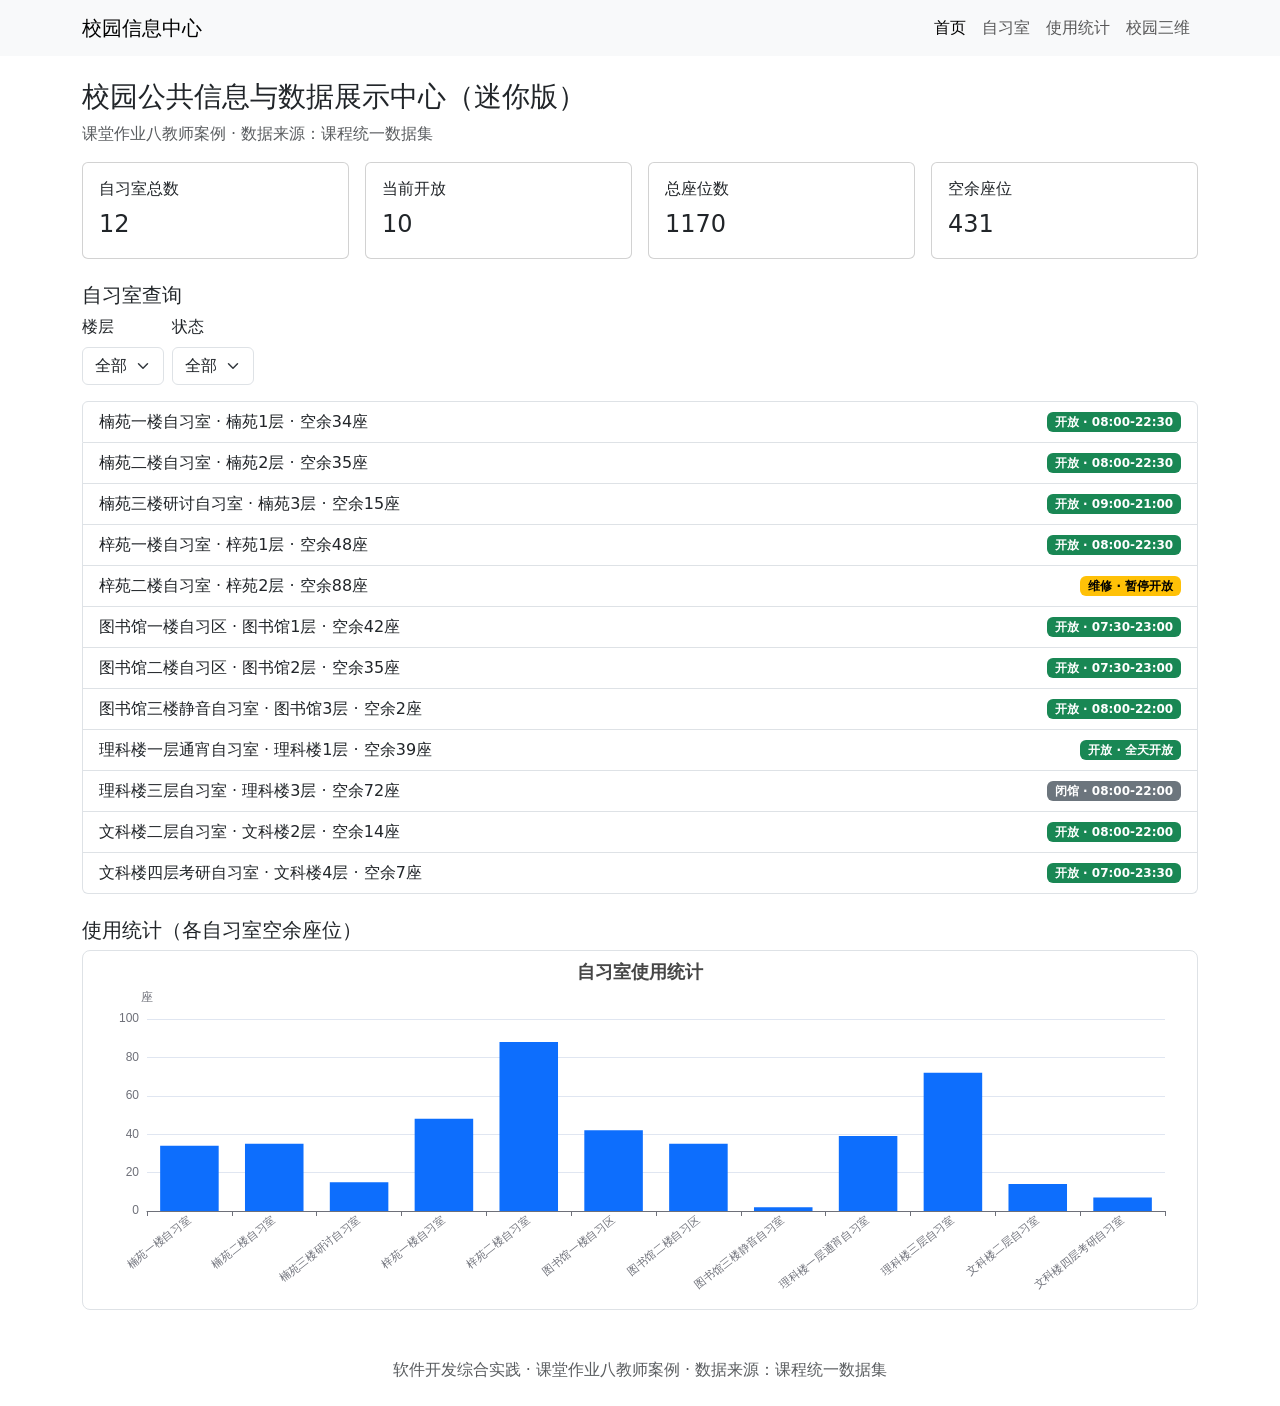
<file: integration/index.html>
<!DOCTYPE html>
<html lang="zh-CN">
<head>
  <meta charset="UTF-8">
  <meta name="viewport" content="width=device-width, initial-scale=1.0">
  <title>校园信息中心（迷你版）</title>
  <link href="libs/bootstrap.min.css" rel="stylesheet">
  <link href="css/style.css" rel="stylesheet">
</head>
<body>
  <nav class="navbar navbar-expand-md bg-body-tertiary mb-4">
    <div class="container">
      <a class="navbar-brand" href="#home">校园信息中心</a>
      <div class="navbar-nav">
        <a class="nav-link active" href="#home">首页</a>
        <a class="nav-link" href="#rooms">自习室</a>
        <a class="nav-link" href="#stats">使用统计</a>
        <a class="nav-link" href="three-d/scene.html">校园三维</a>
      </div>
    </div>
  </nav>

  <main class="container">
    <section id="home" class="mb-4">
      <h1 class="h3">校园公共信息与数据展示中心（迷你版）</h1>
      <p class="text-muted">课堂作业八教师案例 · 数据来源：课程统一数据集</p>
      <div class="row g-3" id="summary-cards"></div>
    </section>

    <section id="rooms" class="mb-4">
      <h2 class="h5">自习室查询</h2>
      <div class="row g-2 mb-3">
        <div class="col-auto">
          <label for="floor-filter" class="form-label">楼层</label>
          <select id="floor-filter" class="form-select">
            <option value="all">全部</option>
            <option value="1">1层</option>
            <option value="2">2层</option>
            <option value="3">3层</option>
            <option value="4">4层</option>
          </select>
        </div>
        <div class="col-auto">
          <label for="status-filter" class="form-label">状态</label>
          <select id="status-filter" class="form-select">
            <option value="all">全部</option>
            <option value="开放">开放</option>
            <option value="闭馆">闭馆</option>
            <option value="维修">维修</option>
          </select>
        </div>
      </div>
      <ul id="room-list" class="list-group"></ul>
    </section>

    <section id="stats" class="mb-4">
      <h2 class="h5">使用统计（各自习室空余座位）</h2>
      <p id="status" class="alert alert-warning" style="display:none"></p>
      <div id="usage-chart" style="height:360px"></div>
    </section>
  </main>

  <footer class="text-center text-muted py-4">
    软件开发综合实践 · 课堂作业八教师案例 · 数据来源：课程统一数据集
  </footer>

  <script src="libs/bootstrap.bundle.min.js"></script>
  <script src="libs/echarts.min.js"></script>
  <script src="js/app.js"></script>
</body>
</html>
</file>
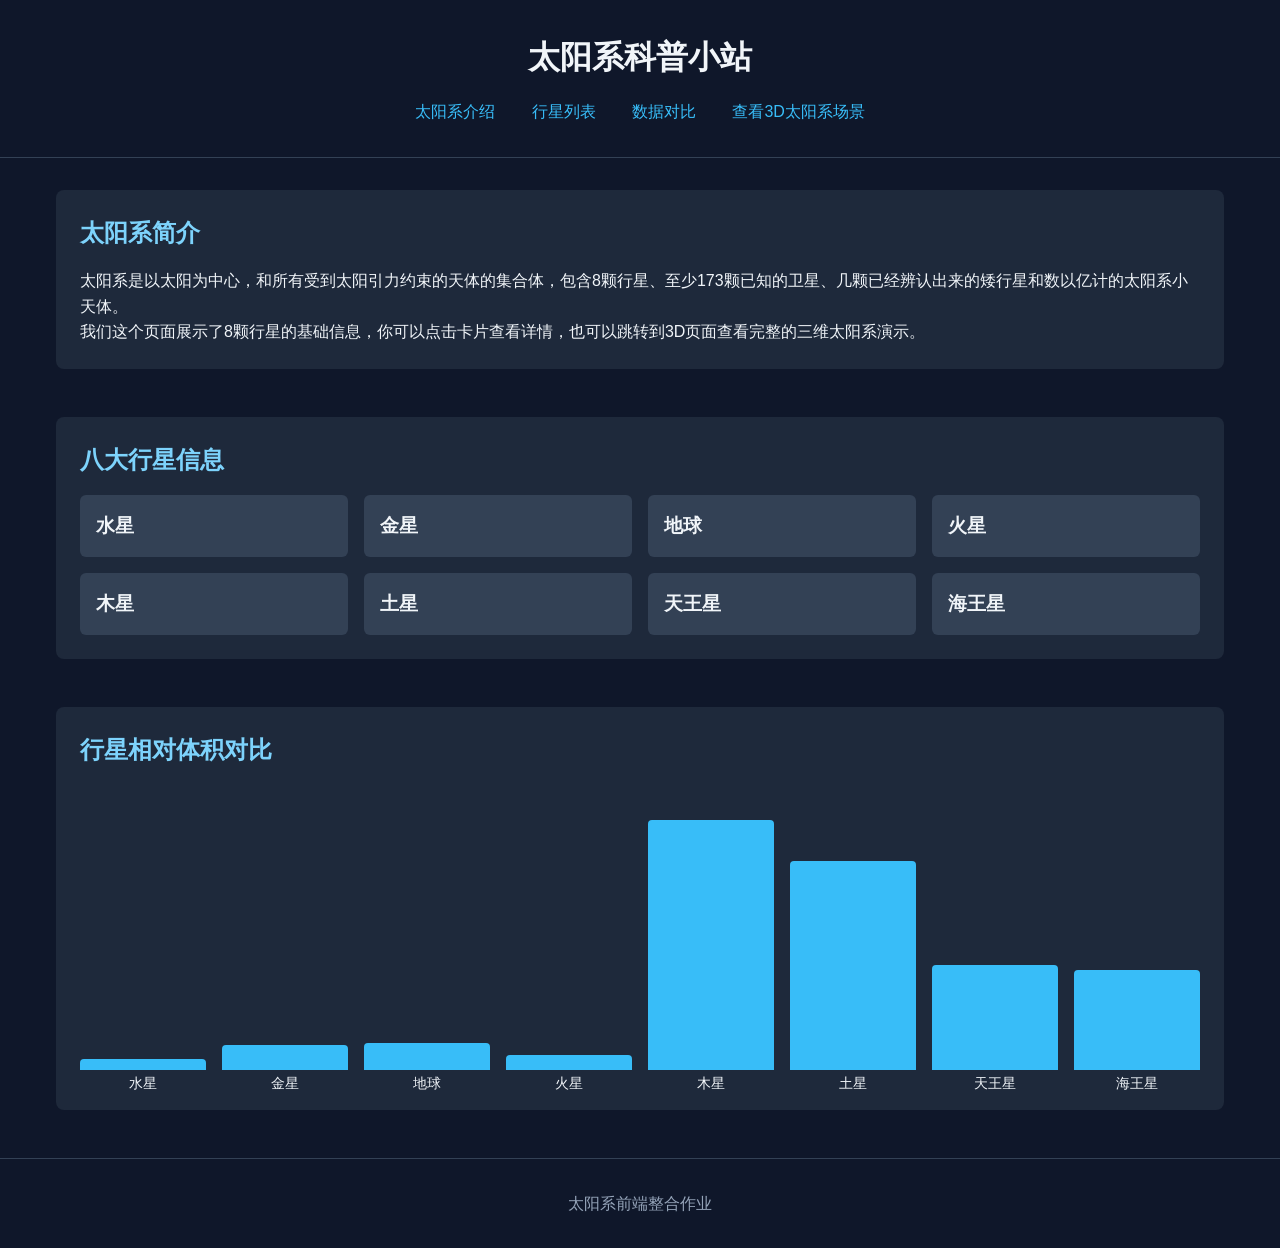
<file: practice/index.html>
<!DOCTYPE html>
<html lang="zh-CN">
<head>
    <meta charset="UTF-8">
    <meta name="viewport" content="width=device-width, initial-scale=1.0">
    <title>太阳系科普主页</title>
    <link rel="stylesheet" href="css/style.css">
</head>
<body>
    <!-- 语义化头部导航 -->
    <header>
        <h1>太阳系科普小站</h1>
        <nav>
            <a href="#intro">太阳系介绍</a>
            <a href="#planets">行星列表</a>
            <a href="#data">数据对比</a>
            <a href="my-scene/solar-3d.html">查看3D太阳系场景</a>
        </nav>
    </header>

    <main>
        <!-- 模块1：基础介绍模块 -->
        <section id="intro">
            <h2>太阳系简介</h2>
            <p>太阳系是以太阳为中心，和所有受到太阳引力约束的天体的集合体，包含8颗行星、至少173颗已知的卫星、几颗已经辨认出来的矮行星和数以亿计的太阳系小天体。</p>
            <p>我们这个页面展示了8颗行星的基础信息，你可以点击卡片查看详情，也可以跳转到3D页面查看完整的三维太阳系演示。</p>
        </section>

        <!-- 模块2：交互行星卡片模块 -->
        <section id="planets">
            <h2>八大行星信息</h2>
            <div class="planet-list" id="planetContainer">
                <!-- JS动态生成卡片 -->
            </div>
            <div id="planetDetail" style="margin-top:1.5rem; padding:1rem; background-color:#475569; border-radius:6px; display:none;">
                <h3 id="detailName"></h3>
                <p id="detailInfo"></p>
            </div>
        </section>

        <!-- 模块3：数据可视化图表模块 -->
        <section id="data">
            <h2>行星相对体积对比</h2>
            <div class="chart-area" id="chartContainer">
                <!-- JS动态生成柱状图 -->
            </div>
        </section>
    </main>

    <footer>
        <p>太阳系前端整合作业</p>
    </footer>

    <script src="js/main.js"></script>
</body>
</html>
</file>
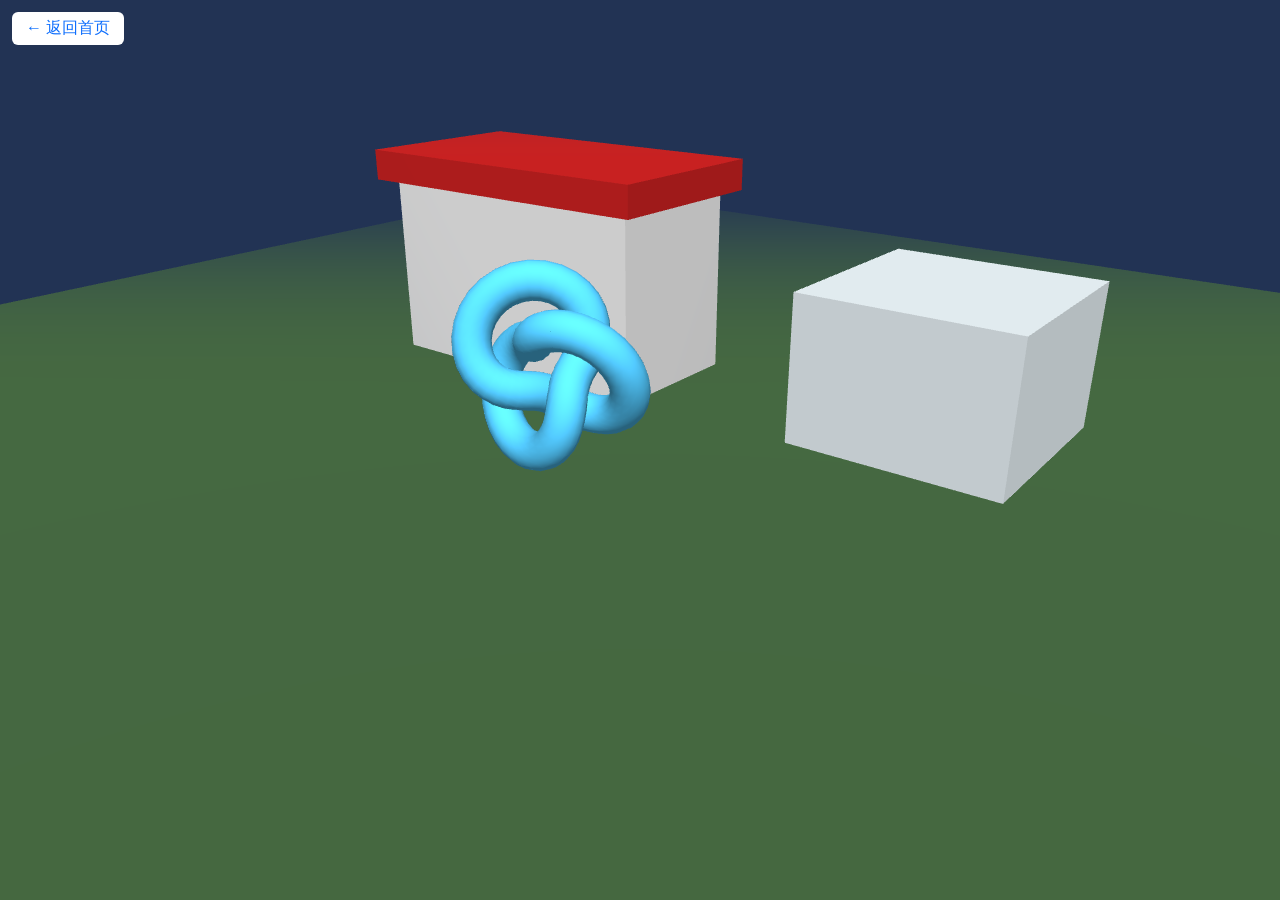
<file: integration/three-d/scene.html>
<!DOCTYPE html>
<html lang="zh-CN">
<head>
  <meta charset="UTF-8">
  <title>校园三维导览</title>
  <style>
    body { margin: 0; }
    .back {
      position: fixed; top: 12px; left: 12px; z-index: 9;
      background: #fff; padding: 6px 14px; border-radius: 6px;
      text-decoration: none; color: #0d6efd; font-family: sans-serif;
    }
  </style>
</head>
<body>
  <a class="back" href="../index.html">← 返回首页</a>
  <script src="../libs/three.min.js"></script>
  <script src="../libs/OrbitControls.js"></script>
  <script>
    // 迷你版校园三维导览：课堂七展示台骨架的复用
    const scene = new THREE.Scene();
    scene.background = new THREE.Color(0x223354);
    scene.fog = new THREE.Fog(0x223354, 14, 30);

    const camera = new THREE.PerspectiveCamera(45, window.innerWidth / window.innerHeight, 0.1, 100);
    camera.position.set(7, 5, 9);

    const renderer = new THREE.WebGLRenderer({ antialias: true });
    renderer.setSize(window.innerWidth, window.innerHeight);
    document.body.appendChild(renderer.domElement);

    const controls = new THREE.OrbitControls(camera, renderer.domElement);

    scene.add(new THREE.AmbientLight(0xffffff, 0.5));
    const dir = new THREE.DirectionalLight(0xffffff, 0.8);
    dir.position.set(5, 8, 6);
    scene.add(dir);

    // 地面
    const ground = new THREE.Mesh(
      new THREE.PlaneGeometry(24, 24),
      new THREE.MeshStandardMaterial({ color: 0x3e5f3a })
    );
    ground.rotation.x = -Math.PI / 2;
    scene.add(ground);

    // 教学楼
    const teaching = new THREE.Mesh(
      new THREE.BoxGeometry(4, 2.4, 2),
      new THREE.MeshStandardMaterial({ color: 0xdadada })
    );
    teaching.position.set(-3, 1.2, -2);
    scene.add(teaching);
    const roof = new THREE.Mesh(
      new THREE.BoxGeometry(4.4, 0.4, 2.4),
      new THREE.MeshStandardMaterial({ color: 0xb71c1c })
    );
    roof.position.set(-3, 2.6, -2);
    scene.add(roof);

    // 图书馆
    const library = new THREE.Mesh(
      new THREE.BoxGeometry(2.6, 1.8, 2.6),
      new THREE.MeshStandardMaterial({ color: 0xcfd8dc })
    );
    library.position.set(2.5, 0.9, -2.5);
    scene.add(library);

    // 中心雕塑：缓转的环结（动画元素）
    const sculpture = new THREE.Mesh(
      new THREE.TorusKnotGeometry(0.6, 0.2, 96, 16),
      new THREE.MeshStandardMaterial({ color: 0x4fc3f7 })
    );
    sculpture.position.set(0, 1.4, 1.5);
    scene.add(sculpture);

    const animate = () => {
      requestAnimationFrame(animate);
      sculpture.rotation.y += 0.01;
      renderer.render(scene, camera);
    };
    animate();

    window.addEventListener('resize', () => {
      camera.aspect = window.innerWidth / window.innerHeight;
      camera.updateProjectionMatrix();
      renderer.setSize(window.innerWidth, window.innerHeight);
    });
  </script>
</body>
</html>
</file>
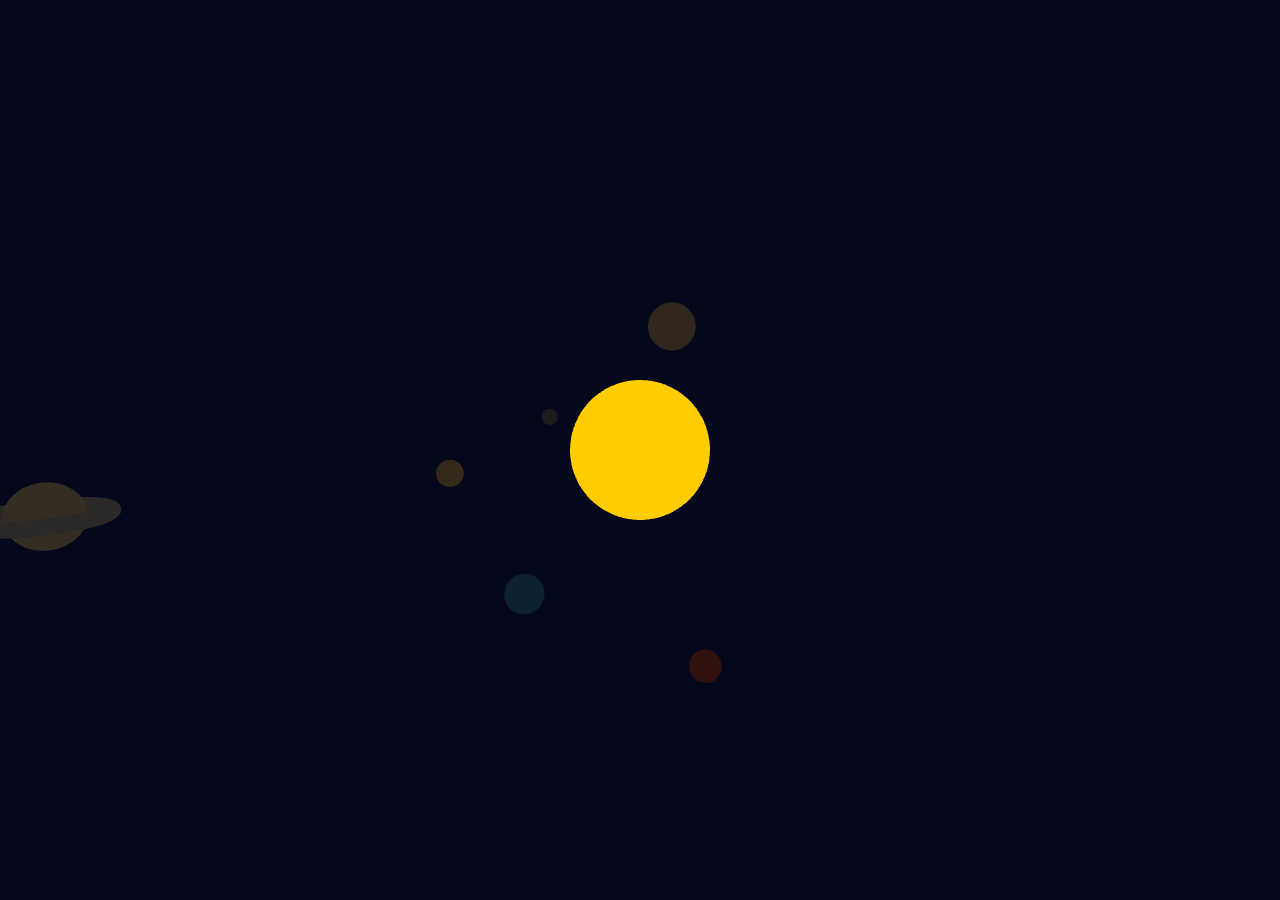
<file: practice/my-scene/solar-3d.html>
<!DOCTYPE html>
<html lang="zh-CN">
<head>
  <meta charset="UTF-8">
  <title>太阳系三维场景</title>
  <style> body { margin: 0; overflow: hidden; } </style>
</head>
<body>
  <script src="libs/three.min.js"></script>
  <script src="libs/OrbitControls.js"></script>
  <script src="solar-system.js"></script>
</body>
</html>
</file>
<file: practice/css/style.css>
/* 全局基础样式 课堂基础CSS */
* {
    margin: 0;
    padding: 0;
    box-sizing: border-box;
}
body {
    font-family: "微软雅黑", sans-serif;
    background-color: #0f172a;
    color: #f1f5f9;
    line-height: 1.6;
}
/* 语义化头部 */
header {
    padding: 2rem;
    text-align: center;
    border-bottom: 1px solid #334155;
}
nav {
    margin-top: 1rem;
}
nav a {
    color: #38bdf8;
    margin: 0 1rem;
    text-decoration: none;
}
nav a:hover {
    text-decoration: underline;
}
/* 主内容区 */
main {
    max-width: 1200px;
    margin: 2rem auto;
    padding: 0 1rem;
}
section {
    margin-bottom: 3rem;
    padding: 1.5rem;
    background-color: #1e293b;
    border-radius: 8px;
}
h2 {
    margin-bottom: 1rem;
    color: #7dd3fc;
}
/* 行星卡片布局 */
.planet-list {
    display: grid;
    grid-template-columns: repeat(auto-fit, minmax(220px, 1fr));
    gap: 1rem;
}
.planet-card {
    padding: 1rem;
    background-color: #334155;
    border-radius: 6px;
    cursor: pointer;
    transition: transform 0.2s;
}
.planet-card:hover {
    transform: translateY(-5px);
    background-color: #475569;
}
/* 图表区域 */
.chart-area {
    width: 100%;
    height: 300px;
    display: flex;
    align-items: flex-end;
    gap: 1rem;
    padding: 1rem 0;
}
.chart-bar {
    flex: 1;
    background-color: #38bdf8;
    border-radius: 4px 4px 0 0;
    position: relative;
}
.chart-bar span {
    position: absolute;
    bottom: -25px;
    width: 100%;
    text-align: center;
    font-size: 0.9rem;
}
/* 页脚 */
footer {
    text-align: center;
    padding: 2rem;
    border-top: 1px solid #334155;
    color: #94a3b8;
}
</file>
<file: integration/css/style.css>
/* 自定义样式放在Bootstrap之后引入，保证可覆盖 */
#usage-chart {
  background: #fff;
  border: 1px solid #dee2e6;
  border-radius: 8px;
  padding: 8px;
}

#room-list li {
  display: flex;
  justify-content: space-between;
  align-items: center;
  flex-wrap: wrap;
  gap: 4px;
}
</file>
